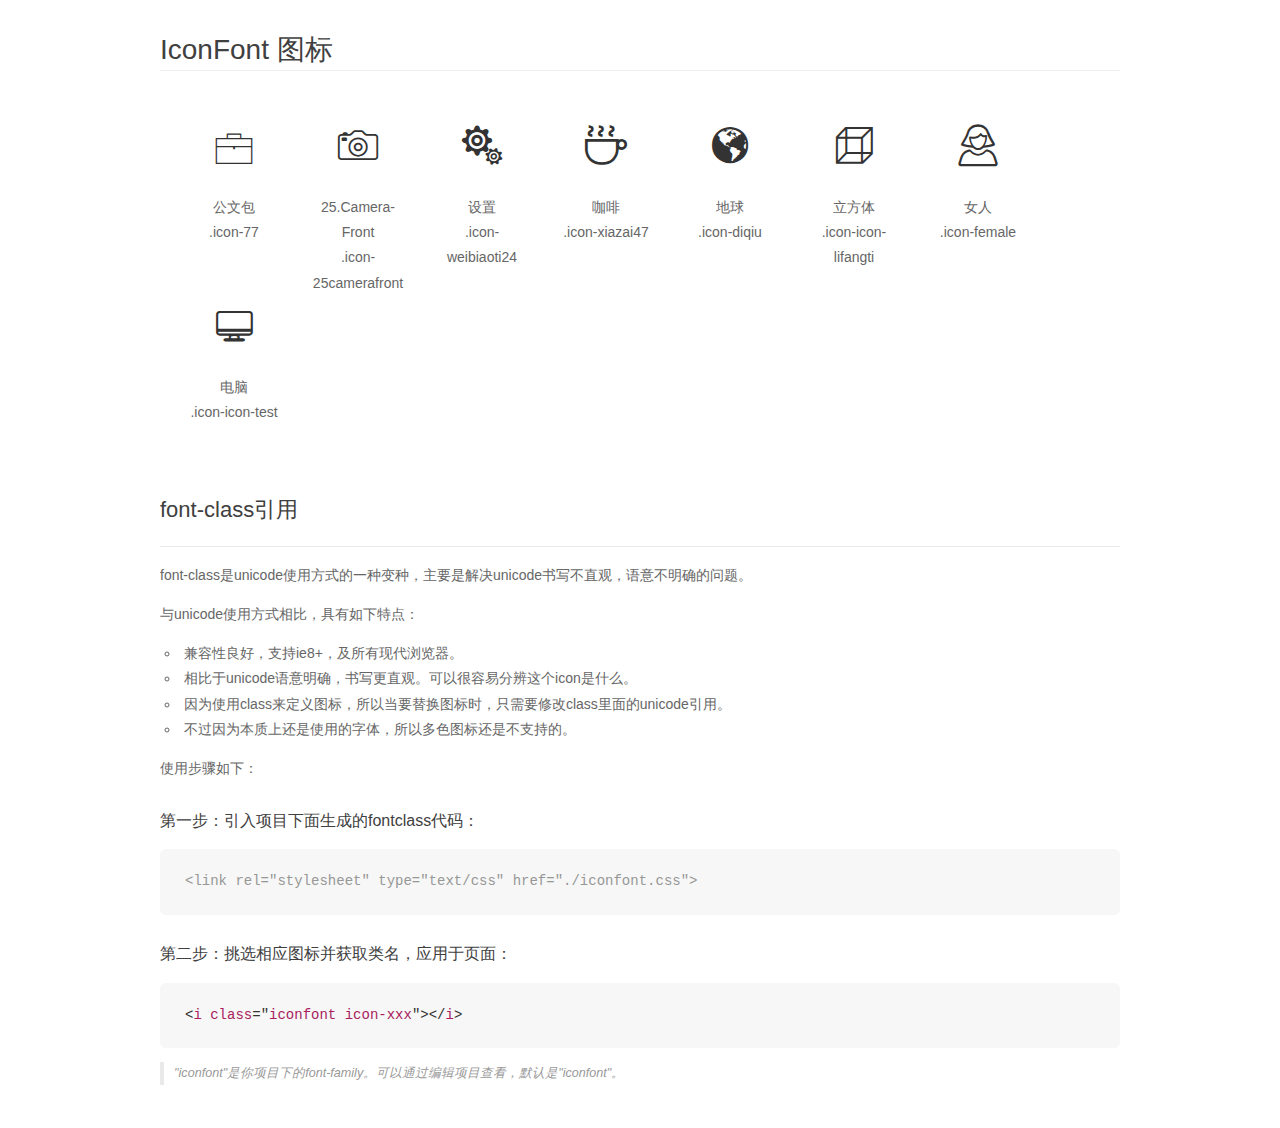
<file: font/demo_fontclass.html>
<!DOCTYPE html>
<html>
<head>
    <meta charset="utf-8"/>
    <title>IconFont</title>
    <link rel="stylesheet" href="demo.css">
    <link rel="stylesheet" href="iconfont.css">
</head>
<body>
    <div class="main markdown">
        <h1>IconFont 图标</h1>
        <ul class="icon_lists clear">
            
                <li>
                <i class="icon iconfont icon-77"></i>
                    <div class="name">公文包</div>
                    <div class="fontclass">.icon-77</div>
                </li>
            
                <li>
                <i class="icon iconfont icon-25camerafront"></i>
                    <div class="name">25.Camera-Front</div>
                    <div class="fontclass">.icon-25camerafront</div>
                </li>
            
                <li>
                <i class="icon iconfont icon-weibiaoti24"></i>
                    <div class="name">设置</div>
                    <div class="fontclass">.icon-weibiaoti24</div>
                </li>
            
                <li>
                <i class="icon iconfont icon-xiazai47"></i>
                    <div class="name">咖啡</div>
                    <div class="fontclass">.icon-xiazai47</div>
                </li>
            
                <li>
                <i class="icon iconfont icon-diqiu"></i>
                    <div class="name">地球</div>
                    <div class="fontclass">.icon-diqiu</div>
                </li>
            
                <li>
                <i class="icon iconfont icon-icon-lifangti"></i>
                    <div class="name">立方体</div>
                    <div class="fontclass">.icon-icon-lifangti</div>
                </li>
            
                <li>
                <i class="icon iconfont icon-female"></i>
                    <div class="name">女人</div>
                    <div class="fontclass">.icon-female</div>
                </li>
            
                <li>
                <i class="icon iconfont icon-icon-test"></i>
                    <div class="name">电脑</div>
                    <div class="fontclass">.icon-icon-test</div>
                </li>
            
        </ul>

        <h2 id="font-class-">font-class引用</h2>
        <hr>

        <p>font-class是unicode使用方式的一种变种，主要是解决unicode书写不直观，语意不明确的问题。</p>
        <p>与unicode使用方式相比，具有如下特点：</p>
        <ul>
        <li>兼容性良好，支持ie8+，及所有现代浏览器。</li>
        <li>相比于unicode语意明确，书写更直观。可以很容易分辨这个icon是什么。</li>
        <li>因为使用class来定义图标，所以当要替换图标时，只需要修改class里面的unicode引用。</li>
        <li>不过因为本质上还是使用的字体，所以多色图标还是不支持的。</li>
        </ul>
        <p>使用步骤如下：</p>
        <h3 id="-fontclass-">第一步：引入项目下面生成的fontclass代码：</h3>


        <pre><code class="lang-js hljs javascript"><span class="hljs-comment">&lt;link rel="stylesheet" type="text/css" href="./iconfont.css"&gt;</span></code></pre>
        <h3 id="-">第二步：挑选相应图标并获取类名，应用于页面：</h3>
        <pre><code class="lang-css hljs">&lt;<span class="hljs-selector-tag">i</span> <span class="hljs-selector-tag">class</span>="<span class="hljs-selector-tag">iconfont</span> <span class="hljs-selector-tag">icon-xxx</span>"&gt;&lt;/<span class="hljs-selector-tag">i</span>&gt;</code></pre>
        <blockquote>
        <p>"iconfont"是你项目下的font-family。可以通过编辑项目查看，默认是"iconfont"。</p>
        </blockquote>
    </div>
</body>
</html>
</file>
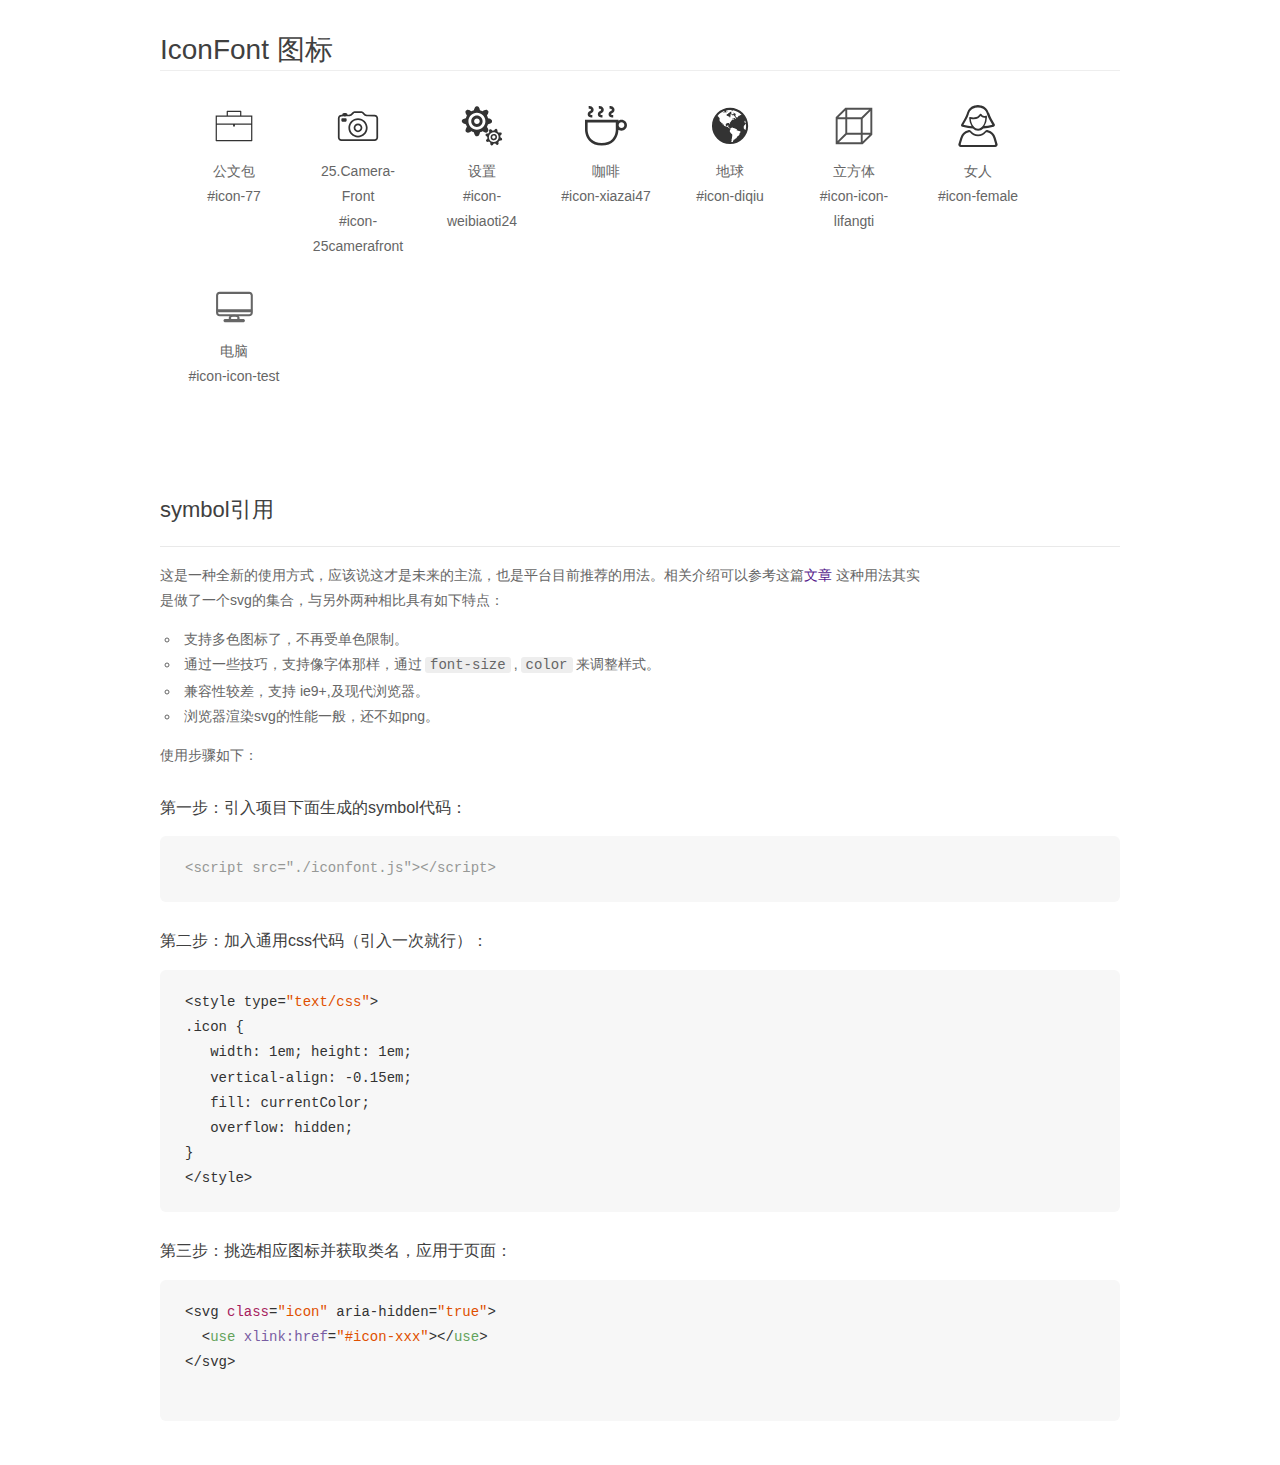
<file: font/demo_symbol.html>
<!DOCTYPE html>
<html>
<head>
    <meta charset="utf-8"/>
    <title>IconFont</title>
    <link rel="stylesheet" href="demo.css">
    <script src="iconfont.js"></script>

    <style type="text/css">
        .icon {
          /* 通过设置 font-size 来改变图标大小 */
          width: 1em; height: 1em;
          /* 图标和文字相邻时，垂直对齐 */
          vertical-align: -0.15em;
          /* 通过设置 color 来改变 SVG 的颜色/fill */
          fill: currentColor;
          /* path 和 stroke 溢出 viewBox 部分在 IE 下会显示
             normalize.css 中也包含这行 */
          overflow: hidden;
        }

    </style>
</head>
<body>
    <div class="main markdown">
        <h1>IconFont 图标</h1>
        <ul class="icon_lists clear">
            
                <li>
                    <svg class="icon" aria-hidden="true">
                        <use xlink:href="#icon-77"></use>
                    </svg>
                    <div class="name">公文包</div>
                    <div class="fontclass">#icon-77</div>
                </li>
            
                <li>
                    <svg class="icon" aria-hidden="true">
                        <use xlink:href="#icon-25camerafront"></use>
                    </svg>
                    <div class="name">25.Camera-Front</div>
                    <div class="fontclass">#icon-25camerafront</div>
                </li>
            
                <li>
                    <svg class="icon" aria-hidden="true">
                        <use xlink:href="#icon-weibiaoti24"></use>
                    </svg>
                    <div class="name">设置</div>
                    <div class="fontclass">#icon-weibiaoti24</div>
                </li>
            
                <li>
                    <svg class="icon" aria-hidden="true">
                        <use xlink:href="#icon-xiazai47"></use>
                    </svg>
                    <div class="name">咖啡</div>
                    <div class="fontclass">#icon-xiazai47</div>
                </li>
            
                <li>
                    <svg class="icon" aria-hidden="true">
                        <use xlink:href="#icon-diqiu"></use>
                    </svg>
                    <div class="name">地球</div>
                    <div class="fontclass">#icon-diqiu</div>
                </li>
            
                <li>
                    <svg class="icon" aria-hidden="true">
                        <use xlink:href="#icon-icon-lifangti"></use>
                    </svg>
                    <div class="name">立方体</div>
                    <div class="fontclass">#icon-icon-lifangti</div>
                </li>
            
                <li>
                    <svg class="icon" aria-hidden="true">
                        <use xlink:href="#icon-female"></use>
                    </svg>
                    <div class="name">女人</div>
                    <div class="fontclass">#icon-female</div>
                </li>
            
                <li>
                    <svg class="icon" aria-hidden="true">
                        <use xlink:href="#icon-icon-test"></use>
                    </svg>
                    <div class="name">电脑</div>
                    <div class="fontclass">#icon-icon-test</div>
                </li>
            
        </ul>


        <h2 id="symbol-">symbol引用</h2>
        <hr>

        <p>这是一种全新的使用方式，应该说这才是未来的主流，也是平台目前推荐的用法。相关介绍可以参考这篇<a href="">文章</a>
        这种用法其实是做了一个svg的集合，与另外两种相比具有如下特点：</p>
        <ul>
          <li>支持多色图标了，不再受单色限制。</li>
          <li>通过一些技巧，支持像字体那样，通过<code>font-size</code>,<code>color</code>来调整样式。</li>
          <li>兼容性较差，支持 ie9+,及现代浏览器。</li>
          <li>浏览器渲染svg的性能一般，还不如png。</li>
        </ul>
        <p>使用步骤如下：</p>
        <h3 id="-symbol-">第一步：引入项目下面生成的symbol代码：</h3>
        <pre><code class="lang-js hljs javascript"><span class="hljs-comment">&lt;script src="./iconfont.js"&gt;&lt;/script&gt;</span></code></pre>
        <h3 id="-css-">第二步：加入通用css代码（引入一次就行）：</h3>
        <pre><code class="lang-js hljs javascript">&lt;style type=<span class="hljs-string">"text/css"</span>&gt;
.icon {
   width: <span class="hljs-number">1</span>em; height: <span class="hljs-number">1</span>em;
   vertical-align: <span class="hljs-number">-0.15</span>em;
   fill: currentColor;
   overflow: hidden;
}
&lt;<span class="hljs-regexp">/style&gt;</span></code></pre>
        <h3 id="-">第三步：挑选相应图标并获取类名，应用于页面：</h3>
        <pre><code class="lang-js hljs javascript">&lt;svg <span class="hljs-class"><span class="hljs-keyword">class</span></span>=<span class="hljs-string">"icon"</span> aria-hidden=<span class="hljs-string">"true"</span>&gt;<span class="xml"><span class="hljs-tag">
  &lt;<span class="hljs-name">use</span> <span class="hljs-attr">xlink:href</span>=<span class="hljs-string">"#icon-xxx"</span>&gt;</span><span class="hljs-tag">&lt;/<span class="hljs-name">use</span>&gt;</span>
</span>&lt;<span class="hljs-regexp">/svg&gt;
        </span></code></pre>
    </div>
</body>
</html>
</file>
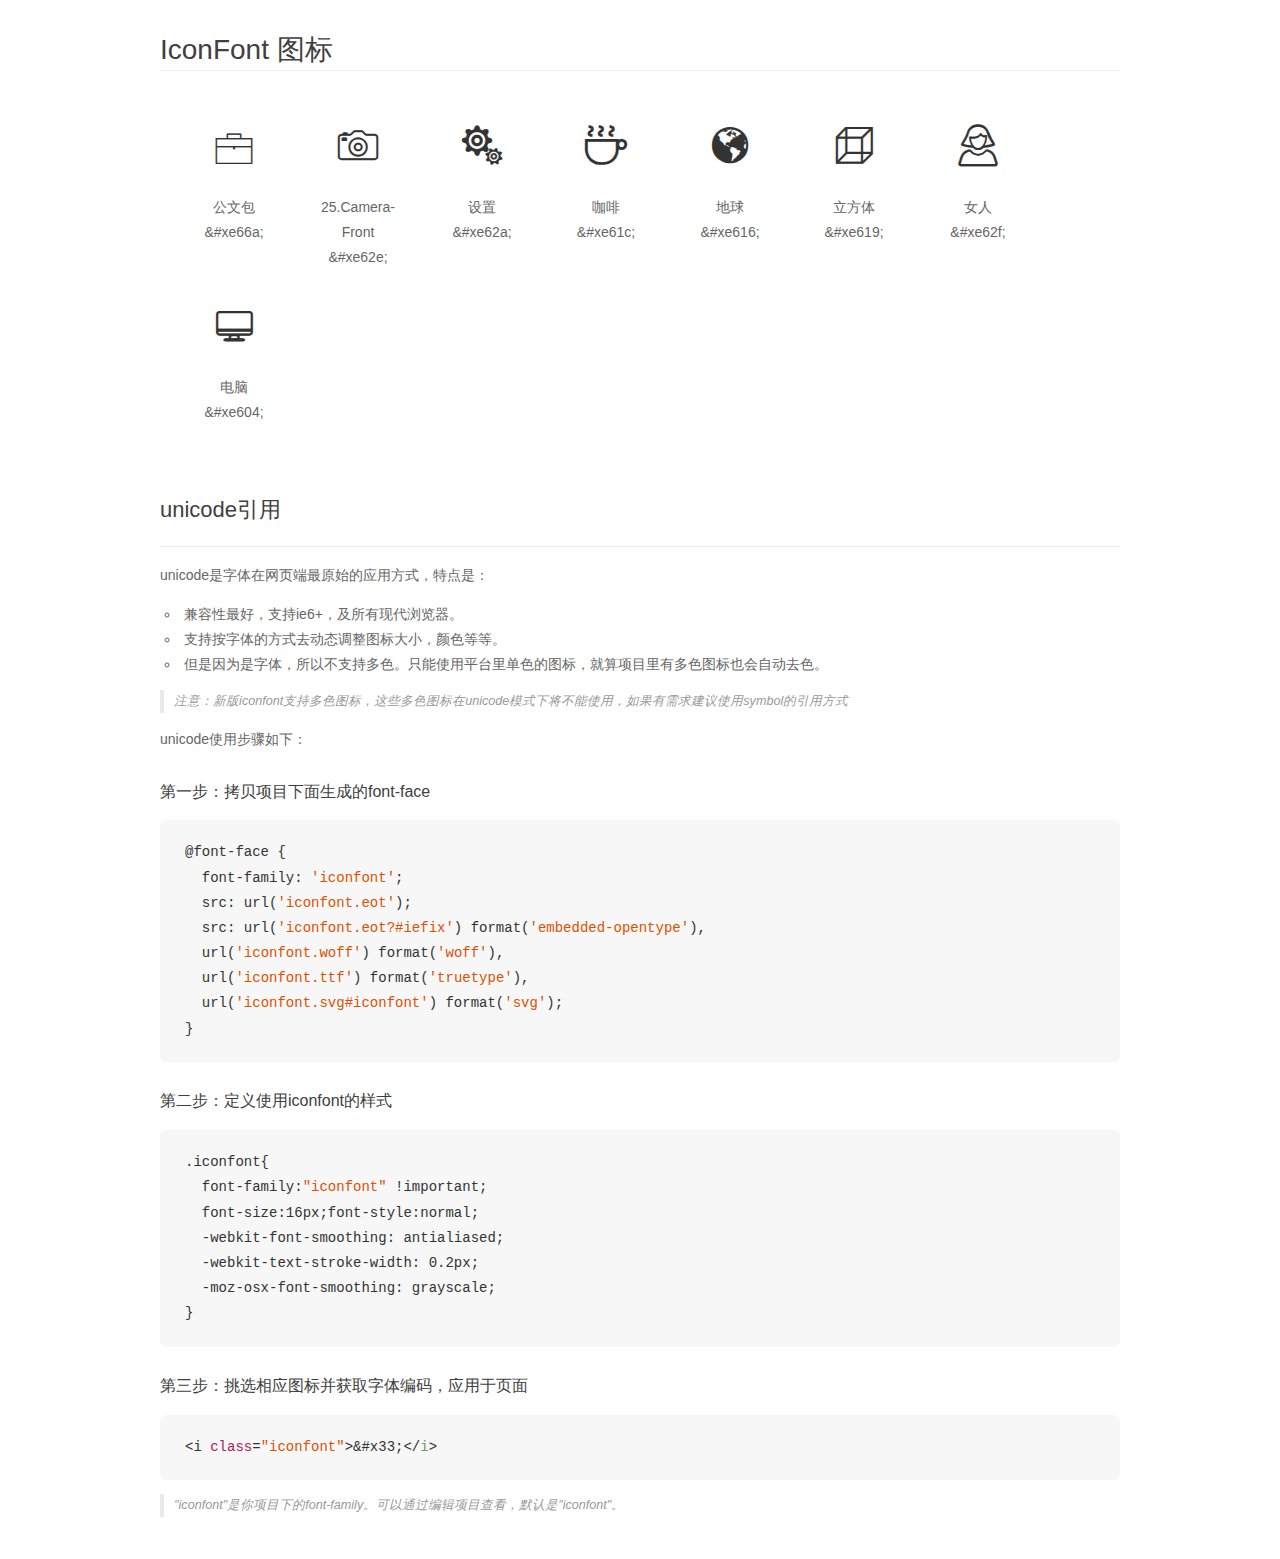
<file: font/demo_unicode.html>
<!DOCTYPE html>
<html>
<head>
    <meta charset="utf-8"/>
    <title>IconFont</title>
    <link rel="stylesheet" href="demo.css">

    <style type="text/css">

        @font-face {font-family: "iconfont";
          src: url('iconfont.eot'); /* IE9*/
          src: url('iconfont.eot#iefix') format('embedded-opentype'), /* IE6-IE8 */
          url('iconfont.woff') format('woff'), /* chrome, firefox */
          url('iconfont.ttf') format('truetype'), /* chrome, firefox, opera, Safari, Android, iOS 4.2+*/
          url('iconfont.svg#iconfont') format('svg'); /* iOS 4.1- */
        }

        .iconfont {
          font-family:"iconfont" !important;
          font-size:16px;
          font-style:normal;
          -webkit-font-smoothing: antialiased;
          -webkit-text-stroke-width: 0.2px;
          -moz-osx-font-smoothing: grayscale;
        }

    </style>
</head>
<body>
    <div class="main markdown">
        <h1>IconFont 图标</h1>
        <ul class="icon_lists clear">
            
                <li>
                <i class="icon iconfont">&#xe66a;</i>
                    <div class="name">公文包</div>
                    <div class="code">&amp;#xe66a;</div>
                </li>
            
                <li>
                <i class="icon iconfont">&#xe62e;</i>
                    <div class="name">25.Camera-Front</div>
                    <div class="code">&amp;#xe62e;</div>
                </li>
            
                <li>
                <i class="icon iconfont">&#xe62a;</i>
                    <div class="name">设置</div>
                    <div class="code">&amp;#xe62a;</div>
                </li>
            
                <li>
                <i class="icon iconfont">&#xe61c;</i>
                    <div class="name">咖啡</div>
                    <div class="code">&amp;#xe61c;</div>
                </li>
            
                <li>
                <i class="icon iconfont">&#xe616;</i>
                    <div class="name">地球</div>
                    <div class="code">&amp;#xe616;</div>
                </li>
            
                <li>
                <i class="icon iconfont">&#xe619;</i>
                    <div class="name">立方体</div>
                    <div class="code">&amp;#xe619;</div>
                </li>
            
                <li>
                <i class="icon iconfont">&#xe62f;</i>
                    <div class="name">女人</div>
                    <div class="code">&amp;#xe62f;</div>
                </li>
            
                <li>
                <i class="icon iconfont">&#xe604;</i>
                    <div class="name">电脑</div>
                    <div class="code">&amp;#xe604;</div>
                </li>
            
        </ul>
        <h2 id="unicode-">unicode引用</h2>
        <hr>

        <p>unicode是字体在网页端最原始的应用方式，特点是：</p>
        <ul>
        <li>兼容性最好，支持ie6+，及所有现代浏览器。</li>
        <li>支持按字体的方式去动态调整图标大小，颜色等等。</li>
        <li>但是因为是字体，所以不支持多色。只能使用平台里单色的图标，就算项目里有多色图标也会自动去色。</li>
        </ul>
        <blockquote>
        <p>注意：新版iconfont支持多色图标，这些多色图标在unicode模式下将不能使用，如果有需求建议使用symbol的引用方式</p>
        </blockquote>
        <p>unicode使用步骤如下：</p>
        <h3 id="-font-face">第一步：拷贝项目下面生成的font-face</h3>
        <pre><code class="lang-js hljs javascript">@font-face {
  font-family: <span class="hljs-string">'iconfont'</span>;
  src: url(<span class="hljs-string">'iconfont.eot'</span>);
  src: url(<span class="hljs-string">'iconfont.eot?#iefix'</span>) format(<span class="hljs-string">'embedded-opentype'</span>),
  url(<span class="hljs-string">'iconfont.woff'</span>) format(<span class="hljs-string">'woff'</span>),
  url(<span class="hljs-string">'iconfont.ttf'</span>) format(<span class="hljs-string">'truetype'</span>),
  url(<span class="hljs-string">'iconfont.svg#iconfont'</span>) format(<span class="hljs-string">'svg'</span>);
}
</code></pre>
        <h3 id="-iconfont-">第二步：定义使用iconfont的样式</h3>
        <pre><code class="lang-js hljs javascript">.iconfont{
  font-family:<span class="hljs-string">"iconfont"</span> !important;
  font-size:<span class="hljs-number">16</span>px;font-style:normal;
  -webkit-font-smoothing: antialiased;
  -webkit-text-stroke-width: <span class="hljs-number">0.2</span>px;
  -moz-osx-font-smoothing: grayscale;
}
</code></pre>
        <h3 id="-">第三步：挑选相应图标并获取字体编码，应用于页面</h3>
        <pre><code class="lang-js hljs javascript">&lt;i <span class="hljs-class"><span class="hljs-keyword">class</span></span>=<span class="hljs-string">"iconfont"</span>&gt;&amp;#x33;<span class="xml"><span class="hljs-tag">&lt;/<span class="hljs-name">i</span>&gt;</span></span></code></pre>

        <blockquote>
        <p>"iconfont"是你项目下的font-family。可以通过编辑项目查看，默认是"iconfont"。</p>
        </blockquote>
    </div>


</body>
</html>
</file>
<file: font/iconfont.css>
@font-face {font-family: "iconfont";
  src: url('iconfont.eot?t=1537759484146'); /* IE9*/
  src: url('iconfont.eot?t=1537759484146#iefix') format('embedded-opentype'), /* IE6-IE8 */
  url('[data-uri]') format('woff'),
  url('iconfont.ttf?t=1537759484146') format('truetype'), /* chrome, firefox, opera, Safari, Android, iOS 4.2+*/
  url('iconfont.svg?t=1537759484146#iconfont') format('svg'); /* iOS 4.1- */
}

.iconfont {
  font-family:"iconfont" !important;
  font-size:16px;
  font-style:normal;
  -webkit-font-smoothing: antialiased;
  -moz-osx-font-smoothing: grayscale;
}

.icon-77:before { content: "\e66a"; }

.icon-25camerafront:before { content: "\e62e"; }

.icon-weibiaoti24:before { content: "\e62a"; }

.icon-xiazai47:before { content: "\e61c"; }

.icon-diqiu:before { content: "\e616"; }

.icon-icon-lifangti:before { content: "\e619"; }

.icon-female:before { content: "\e62f"; }

.icon-icon-test:before { content: "\e604"; }
</file>
<file: font/demo.css>
*{margin: 0;padding: 0;list-style: none;}
/*
KISSY CSS Reset
理念：1. reset 的目的不是清除浏览器的默认样式，这仅是部分工作。清除和重置是紧密不可分的。
2. reset 的目的不是让默认样式在所有浏览器下一致，而是减少默认样式有可能带来的问题。
3. reset 期望提供一套普适通用的基础样式。但没有银弹，推荐根据具体需求，裁剪和修改后再使用。
特色：1. 适应中文；2. 基于最新主流浏览器。
维护：玉伯<lifesinger@gmail.com>, 正淳<ragecarrier@gmail.com>
 */

/** 清除内外边距 **/
body, h1, h2, h3, h4, h5, h6, hr, p, blockquote, /* structural elements 结构元素 */
dl, dt, dd, ul, ol, li, /* list elements 列表元素 */
pre, /* text formatting elements 文本格式元素 */
form, fieldset, legend, button, input, textarea, /* form elements 表单元素 */
th, td /* table elements 表格元素 */ {
  margin: 0;
  padding: 0;
}

/** 设置默认字体 **/
body,
button, input, select, textarea /* for ie */ {
  font: 12px/1.5 tahoma, arial, \5b8b\4f53, sans-serif;
}
h1, h2, h3, h4, h5, h6 { font-size: 100%; }
address, cite, dfn, em, var { font-style: normal; } /* 将斜体扶正 */
code, kbd, pre, samp { font-family: courier new, courier, monospace; } /* 统一等宽字体 */
small { font-size: 12px; } /* 小于 12px 的中文很难阅读，让 small 正常化 */

/** 重置列表元素 **/
ul, ol { list-style: none; }

/** 重置文本格式元素 **/
a { text-decoration: none; }
a:hover { text-decoration: underline; }


/** 重置表单元素 **/
legend { color: #000; } /* for ie6 */
fieldset, img { border: 0; } /* img 搭车：让链接里的 img 无边框 */
button, input, select, textarea { font-size: 100%; } /* 使得表单元素在 ie 下能继承字体大小 */
/* 注：optgroup 无法扶正 */

/** 重置表格元素 **/
table { border-collapse: collapse; border-spacing: 0; }

/* 清除浮动 */
.ks-clear:after, .clear:after {
  content: '\20';
  display: block;
  height: 0;
  clear: both;
}
.ks-clear, .clear {
  *zoom: 1;
}

.main {
  padding: 30px 100px;
width: 960px;
margin: 0 auto;
}
.main h1{font-size:36px; color:#333; text-align:left;margin-bottom:30px; border-bottom: 1px solid #eee;}

.helps{margin-top:40px;}
.helps pre{
  padding:20px;
  margin:10px 0;
  border:solid 1px #e7e1cd;
  background-color: #fffdef;
  overflow: auto;
}

.icon_lists{
  width: 100% !important;

}

.icon_lists li{
  float:left;
  width: 100px;
  height:180px;
  text-align: center;
  list-style: none !important;
}
.icon_lists .icon{
  font-size: 42px;
  line-height: 100px;
  margin: 10px 0;
  color:#333;
  -webkit-transition: font-size 0.25s ease-out 0s;
  -moz-transition: font-size 0.25s ease-out 0s;
  transition: font-size 0.25s ease-out 0s;

}
.icon_lists .icon:hover{
  font-size: 100px;
}



.markdown {
  color: #666;
  font-size: 14px;
  line-height: 1.8;
}

.highlight {
  line-height: 1.5;
}

.markdown img {
  vertical-align: middle;
  max-width: 100%;
}

.markdown h1 {
  color: #404040;
  font-weight: 500;
  line-height: 40px;
  margin-bottom: 24px;
}

.markdown h2,
.markdown h3,
.markdown h4,
.markdown h5,
.markdown h6 {
  color: #404040;
  margin: 1.6em 0 0.6em 0;
  font-weight: 500;
  clear: both;
}

.markdown h1 {
  font-size: 28px;
}

.markdown h2 {
  font-size: 22px;
}

.markdown h3 {
  font-size: 16px;
}

.markdown h4 {
  font-size: 14px;
}

.markdown h5 {
  font-size: 12px;
}

.markdown h6 {
  font-size: 12px;
}

.markdown hr {
  height: 1px;
  border: 0;
  background: #e9e9e9;
  margin: 16px 0;
  clear: both;
}

.markdown p,
.markdown pre {
  margin: 1em 0;
}

.markdown > p,
.markdown > blockquote,
.markdown > .highlight,
.markdown > ol,
.markdown > ul {
  width: 80%;
}

.markdown ul > li {
  list-style: circle;
}

.markdown > ul li,
.markdown blockquote ul > li {
  margin-left: 20px;
  padding-left: 4px;
}

.markdown > ul li p,
.markdown > ol li p {
  margin: 0.6em 0;
}

.markdown ol > li {
  list-style: decimal;
}

.markdown > ol li,
.markdown blockquote ol > li {
  margin-left: 20px;
  padding-left: 4px;
}

.markdown code {
  margin: 0 3px;
  padding: 0 5px;
  background: #eee;
  border-radius: 3px;
}

.markdown pre {
  border-radius: 6px;
  background: #f7f7f7;
  padding: 20px;
}

.markdown pre code {
  border: none;
  background: #f7f7f7;
  margin: 0;
}

.markdown strong,
.markdown b {
  font-weight: 600;
}

.markdown > table {
  border-collapse: collapse;
  border-spacing: 0px;
  empty-cells: show;
  border: 1px solid #e9e9e9;
  width: 95%;
  margin-bottom: 24px;
}

.markdown > table th {
  white-space: nowrap;
  color: #333;
  font-weight: 600;

}

.markdown > table th,
.markdown > table td {
  border: 1px solid #e9e9e9;
  padding: 8px 16px;
  text-align: left;
}

.markdown > table th {
  background: #F7F7F7;
}

.markdown blockquote {
  font-size: 90%;
  color: #999;
  border-left: 4px solid #e9e9e9;
  padding-left: 0.8em;
  margin: 1em 0;
  font-style: italic;
}

.markdown blockquote p {
  margin: 0;
}

.markdown .anchor {
  opacity: 0;
  transition: opacity 0.3s ease;
  margin-left: 8px;
}

.markdown .waiting {
  color: #ccc;
}

.markdown h1:hover .anchor,
.markdown h2:hover .anchor,
.markdown h3:hover .anchor,
.markdown h4:hover .anchor,
.markdown h5:hover .anchor,
.markdown h6:hover .anchor {
  opacity: 1;
  display: inline-block;
}

.markdown > br,
.markdown > p > br {
  clear: both;
}


.hljs {
  display: block;
  background: white;
  padding: 0.5em;
  color: #333333;
  overflow-x: auto;
}

.hljs-comment,
.hljs-meta {
  color: #969896;
}

.hljs-string,
.hljs-variable,
.hljs-template-variable,
.hljs-strong,
.hljs-emphasis,
.hljs-quote {
  color: #df5000;
}

.hljs-keyword,
.hljs-selector-tag,
.hljs-type {
  color: #a71d5d;
}

.hljs-literal,
.hljs-symbol,
.hljs-bullet,
.hljs-attribute {
  color: #0086b3;
}

.hljs-section,
.hljs-name {
  color: #63a35c;
}

.hljs-tag {
  color: #333333;
}

.hljs-title,
.hljs-attr,
.hljs-selector-id,
.hljs-selector-class,
.hljs-selector-attr,
.hljs-selector-pseudo {
  color: #795da3;
}

.hljs-addition {
  color: #55a532;
  background-color: #eaffea;
}

.hljs-deletion {
  color: #bd2c00;
  background-color: #ffecec;
}

.hljs-link {
  text-decoration: underline;
}

pre{
  background: #fff;
}
</file>
